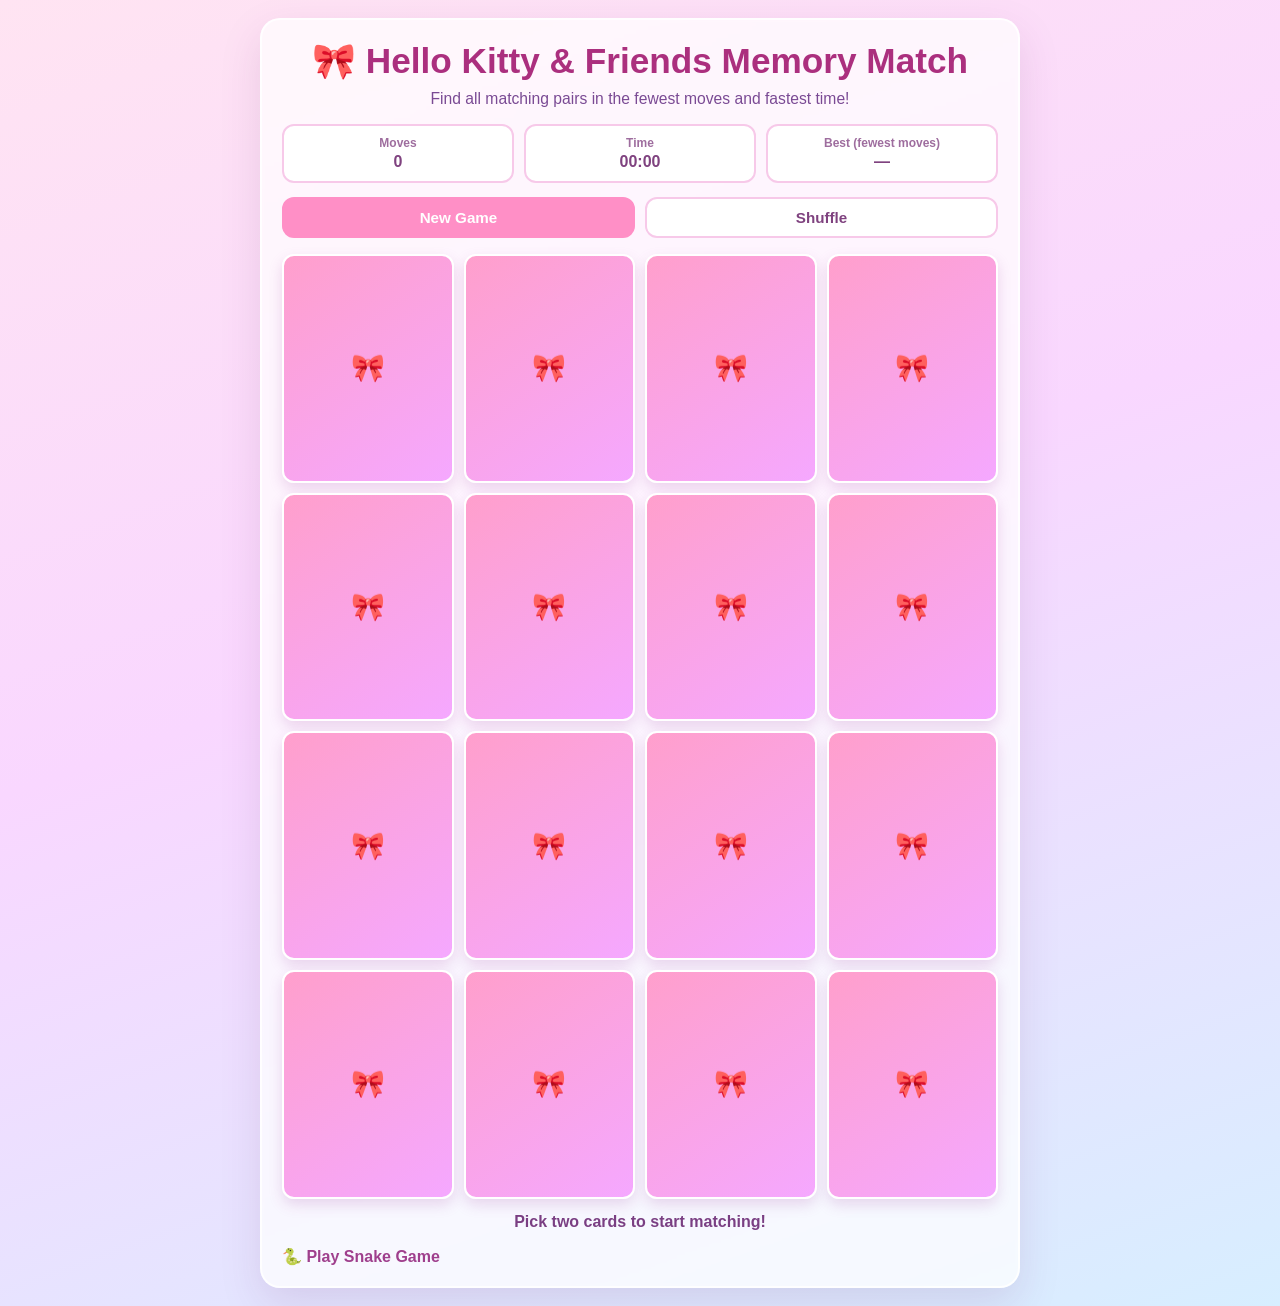
<file: index.html>
<!DOCTYPE html>
<html lang="en">
<head>
    <meta charset="UTF-8">
    <meta name="viewport" content="width=device-width, initial-scale=1.0">
    <title>Hello Kitty & Friends Memory Match</title>
    <style>
        :root {
            color-scheme: light;
        }

        * {
            box-sizing: border-box;
        }

        body {
            margin: 0;
            min-height: 100vh;
            font-family: "Trebuchet MS", Arial, sans-serif;
            background: linear-gradient(160deg, #ffe4f2 0%, #f9d7ff 45%, #d7eeff 100%);
            color: #6f2d6f;
            display: flex;
            justify-content: center;
            padding: 18px;
        }

        .app {
            width: 100%;
            max-width: 760px;
        }

        .card-shell {
            background: rgba(255, 255, 255, 0.72);
            border: 2px solid rgba(255, 255, 255, 0.85);
            border-radius: 20px;
            padding: 20px;
            box-shadow: 0 16px 40px rgba(125, 62, 125, 0.15);
            backdrop-filter: blur(2px);
        }

        h1 {
            margin: 0;
            text-align: center;
            font-size: clamp(1.6rem, 3vw, 2.2rem);
            color: #ab2f7e;
        }

        .subtitle {
            margin: 8px 0 16px;
            text-align: center;
            color: #7a4a94;
            font-size: 0.98rem;
        }

        .controls {
            display: grid;
            grid-template-columns: repeat(3, minmax(0, 1fr));
            gap: 10px;
            margin-bottom: 14px;
        }

        .stat, .btn {
            background: #ffffff;
            border: 2px solid #f7c9e9;
            border-radius: 12px;
            padding: 10px;
            text-align: center;
            font-weight: 700;
            color: #7f427f;
        }

        .stat small {
            display: block;
            font-size: 0.75rem;
            color: #9e6d9e;
            margin-bottom: 3px;
        }

        .actions {
            display: flex;
            gap: 10px;
            margin-bottom: 16px;
        }

        .btn {
            cursor: pointer;
            transition: transform 0.15s ease, box-shadow 0.15s ease;
            font-size: 0.95rem;
        }

        .btn:hover {
            transform: translateY(-1px);
            box-shadow: 0 6px 14px rgba(138, 66, 138, 0.14);
        }

        .btn.primary {
            background: #ff8fc6;
            border-color: #ff8fc6;
            color: white;
            flex: 1;
        }

        .btn.secondary {
            background: #fff;
            flex: 1;
        }

        .board {
            display: grid;
            grid-template-columns: repeat(4, minmax(0, 1fr));
            gap: 10px;
        }

        .memory-card {
            position: relative;
            aspect-ratio: 3 / 4;
            border: 0;
            padding: 0;
            background: transparent;
            cursor: pointer;
            perspective: 900px;
        }

        .memory-card:disabled {
            cursor: default;
        }

        .memory-inner {
            position: absolute;
            inset: 0;
            transition: transform 0.45s ease;
            transform-style: preserve-3d;
        }

        .memory-card.is-flipped .memory-inner,
        .memory-card.is-matched .memory-inner {
            transform: rotateY(180deg);
        }

        .face {
            position: absolute;
            inset: 0;
            border-radius: 12px;
            display: flex;
            flex-direction: column;
            align-items: center;
            justify-content: center;
            backface-visibility: hidden;
            user-select: none;
        }

        .front {
            background: linear-gradient(145deg, #ff9fcc 0%, #f5a8ff 100%);
            color: white;
            font-size: 1.7rem;
            border: 2px solid #fff;
            box-shadow: 0 6px 14px rgba(164, 77, 164, 0.2);
        }

        .back {
            transform: rotateY(180deg);
            background: #fff;
            border: 2px solid #f4c8e5;
            color: #7f427f;
            padding: 6px;
            gap: 4px;
        }

        .char-emoji {
            font-size: 1.6rem;
        }

        .char-name {
            font-size: 0.68rem;
            font-weight: 700;
            text-align: center;
            line-height: 1.1;
        }

        .memory-card.is-matched .back {
            border-color: #8edfb8;
            background: #eefcf5;
        }

        .status {
            min-height: 24px;
            margin-top: 14px;
            text-align: center;
            font-weight: 700;
            color: #7a3f83;
        }

        .snake-link {
            display: inline-block;
            margin-top: 10px;
            color: #9f3f8d;
            text-decoration: none;
            font-weight: 700;
        }

        .snake-link:hover {
            text-decoration: underline;
        }

        @media (max-width: 560px) {
            .controls {
                grid-template-columns: 1fr;
            }

            .board {
                grid-template-columns: repeat(3, minmax(0, 1fr));
            }

            .char-name {
                font-size: 0.62rem;
            }
        }
    </style>
</head>
<body>
    <main class="app">
        <section class="card-shell">
            <h1>🎀 Hello Kitty & Friends Memory Match</h1>
            <p class="subtitle">Find all matching pairs in the fewest moves and fastest time!</p>

            <div class="controls" aria-live="polite">
                <div class="stat"><small>Moves</small><span id="move-count">0</span></div>
                <div class="stat"><small>Time</small><span id="time-count">00:00</span></div>
                <div class="stat"><small>Best (fewest moves)</small><span id="best-score">—</span></div>
            </div>

            <div class="actions">
                <button class="btn primary" id="new-game-btn" type="button">New Game</button>
                <button class="btn secondary" id="shuffle-btn" type="button">Shuffle</button>
            </div>

            <div id="memory-board" class="board" role="grid" aria-label="Memory match game board"></div>
            <div id="status" class="status" aria-live="polite"></div>
            <a href="snake.html" class="snake-link">🐍 Play Snake Game</a>
        </section>
    </main>

    <script>
        const characters = [
            { id: "hello-kitty", name: "Hello Kitty", emoji: "🎀" },
            { id: "my-melody", name: "My Melody", emoji: "🩷" },
            { id: "kuromi", name: "Kuromi", emoji: "💜" },
            { id: "cinnamoroll", name: "Cinnamoroll", emoji: "☁️" },
            { id: "pochacco", name: "Pochacco", emoji: "⚽" },
            { id: "badtz-maru", name: "Badtz-Maru", emoji: "🐧" },
            { id: "keroppi", name: "Keroppi", emoji: "🐸" },
            { id: "pompompurin", name: "Pompompurin", emoji: "🍮" }
        ];

        const boardElement = document.getElementById("memory-board");
        const movesElement = document.getElementById("move-count");
        const timeElement = document.getElementById("time-count");
        const bestElement = document.getElementById("best-score");
        const statusElement = document.getElementById("status");
        const newGameButton = document.getElementById("new-game-btn");
        const shuffleButton = document.getElementById("shuffle-btn");

        let cards = [];
        let firstCard = null;
        let secondCard = null;
        let lockBoard = false;
        let moves = 0;
        let matches = 0;
        let timerId = null;
        let secondsElapsed = 0;
        let hasStarted = false;

        function shuffleArray(array) {
            const shuffled = [...array];
            for (let i = shuffled.length - 1; i > 0; i -= 1) {
                const randomIndex = Math.floor(Math.random() * (i + 1));
                [shuffled[i], shuffled[randomIndex]] = [shuffled[randomIndex], shuffled[i]];
            }
            return shuffled;
        }

        function formatTime(totalSeconds) {
            const mins = String(Math.floor(totalSeconds / 60)).padStart(2, "0");
            const secs = String(totalSeconds % 60).padStart(2, "0");
            return `${mins}:${secs}`;
        }

        function updateStats() {
            movesElement.textContent = String(moves);
            timeElement.textContent = formatTime(secondsElapsed);
        }

        function startTimer() {
            if (timerId) return;
            timerId = setInterval(() => {
                secondsElapsed += 1;
                updateStats();
            }, 1000);
        }

        function stopTimer() {
            clearInterval(timerId);
            timerId = null;
        }

        function setBestScoreIfNeeded() {
            const key = "hello-kitty-memory-best";
            const previousBest = Number(localStorage.getItem(key));
            if (!previousBest || moves < previousBest) {
                localStorage.setItem(key, String(moves));
            }
            const best = Number(localStorage.getItem(key));
            bestElement.textContent = best ? String(best) : "—";
        }

        function loadBestScore() {
            const best = Number(localStorage.getItem("hello-kitty-memory-best"));
            bestElement.textContent = best ? String(best) : "—";
        }

        function resetTurnState() {
            firstCard = null;
            secondCard = null;
            lockBoard = false;
        }

        function handleWin() {
            stopTimer();
            setBestScoreIfNeeded();
            statusElement.textContent = `You won in ${moves} moves and ${formatTime(secondsElapsed)}! 🎉`;
        }

        function checkForMatch() {
            const isMatch = firstCard.dataset.characterId === secondCard.dataset.characterId;

            if (isMatch) {
                firstCard.classList.add("is-matched");
                secondCard.classList.add("is-matched");
                firstCard.disabled = true;
                secondCard.disabled = true;
                matches += 1;
                resetTurnState();

                if (matches === characters.length) {
                    handleWin();
                }
                return;
            }

            lockBoard = true;
            window.setTimeout(() => {
                firstCard.classList.remove("is-flipped");
                secondCard.classList.remove("is-flipped");
                resetTurnState();
            }, 700);
        }

        function handleCardClick(event) {
            const card = event.currentTarget;
            if (lockBoard || card === firstCard || card.classList.contains("is-matched")) {
                return;
            }

            if (!hasStarted) {
                hasStarted = true;
                startTimer();
                statusElement.textContent = "";
            }

            card.classList.add("is-flipped");

            if (!firstCard) {
                firstCard = card;
                return;
            }

            secondCard = card;
            moves += 1;
            updateStats();
            checkForMatch();
        }

        function createCardElement(character) {
            const button = document.createElement("button");
            button.className = "memory-card";
            button.type = "button";
            button.dataset.characterId = character.id;
            button.setAttribute("aria-label", `Memory card for ${character.name}`);

            button.innerHTML = `
                <span class="memory-inner">
                    <span class="face front">🎀</span>
                    <span class="face back">
                        <span class="char-emoji" aria-hidden="true">${character.emoji}</span>
                        <span class="char-name">${character.name}</span>
                    </span>
                </span>
            `;

            button.addEventListener("click", handleCardClick);
            return button;
        }

        function renderBoard() {
            boardElement.innerHTML = "";
            cards.forEach((card) => boardElement.appendChild(card));
        }

        function createDeck() {
            const deckData = shuffleArray([...characters, ...characters]);
            cards = deckData.map(createCardElement);
        }

        function startGame() {
            stopTimer();
            hasStarted = false;
            secondsElapsed = 0;
            moves = 0;
            matches = 0;
            resetTurnState();
            updateStats();
            statusElement.textContent = "Pick two cards to start matching!";
            createDeck();
            renderBoard();
        }

        newGameButton.addEventListener("click", startGame);
        shuffleButton.addEventListener("click", startGame);

        loadBestScore();
        startGame();
    </script>
</body>
</html>
</file>
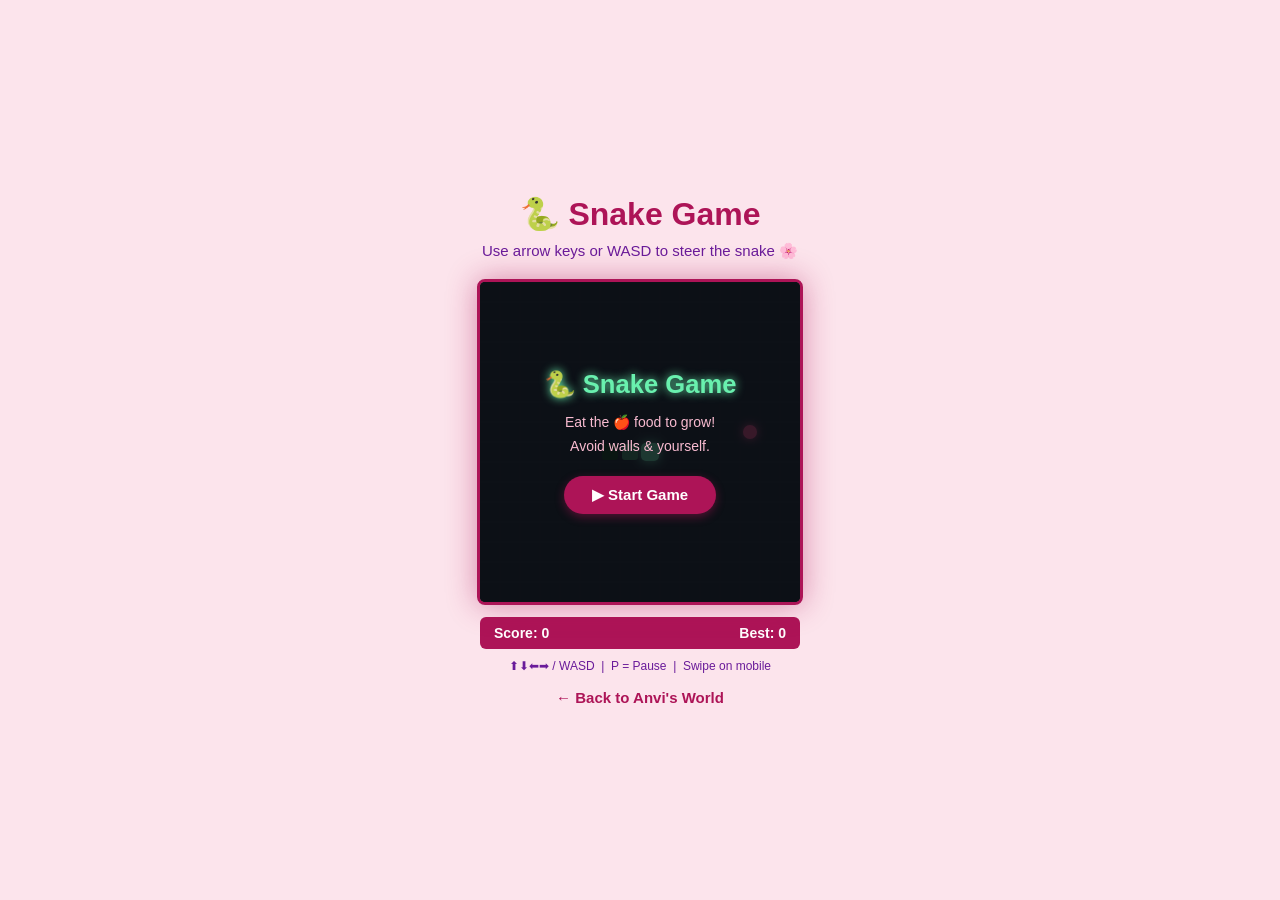
<file: snake.html>
<!DOCTYPE html>
<html lang="en">
<head>
    <meta charset="UTF-8">
    <meta name="viewport" content="width=device-width, initial-scale=1.0">
    <title>Snake Game – Anvi's World</title>
    <style>
        * { box-sizing: border-box; margin: 0; padding: 0; }

        body {
            display: flex;
            flex-direction: column;
            align-items: center;
            justify-content: center;
            min-height: 100vh;
            padding: 24px;
            font-family: Arial, sans-serif;
            background-color: #fce4ec;
        }

        h1 {
            font-size: 2rem;
            color: #ad1457;
            margin-bottom: 6px;
            text-align: center;
            animation: title-glow 2s ease-in-out infinite alternate;
        }

        @keyframes title-glow {
            from { text-shadow: 0 0 4px #f48fb1; }
            to   { text-shadow: 0 0 14px #ad1457, 0 0 6px #f48fb1; }
        }

        .subtitle {
            color: #6a1b9a;
            margin-bottom: 16px;
            text-align: center;
            font-size: 15px;
            line-height: 1.6;
        }

        .canvas-wrap {
            position: relative;
            border: 3px solid #ad1457;
            border-radius: 8px;
            overflow: hidden;
            box-shadow:
                0 0 30px rgba(173,20,87,.45),
                inset 0 0 20px rgba(0,0,0,.5);
        }

        #gameCanvas {
            display: block;
            background-color: #0d1117;
        }

        /* Overlay shown on start / pause / game-over */
        #overlay {
            position: absolute;
            inset: 0;
            display: flex;
            flex-direction: column;
            align-items: center;
            justify-content: center;
            background: rgba(13,17,23,.82);
            color: #fff;
            text-align: center;
            padding: 20px;
            gap: 12px;
        }

        #overlay h2 {
            font-size: 1.6rem;
            color: #69f0ae;
            text-shadow: 0 0 10px #69f0ae;
        }

        #overlay p {
            font-size: 14px;
            color: #f8bbd0;
            line-height: 1.7;
        }

        #overlay button {
            margin-top: 6px;
            padding: 10px 28px;
            background: #ad1457;
            color: #fff;
            border: none;
            border-radius: 24px;
            font-size: 15px;
            font-weight: bold;
            cursor: pointer;
            box-shadow: 0 3px 10px rgba(173,20,87,.45);
            transition: background .2s;
        }

        #overlay button:hover { background: #880e4f; }

        #overlay.hidden { display: none; }

        /* Score / info bar */
        .info-bar {
            display: flex;
            justify-content: space-between;
            align-items: center;
            width: 320px;
            margin-top: 12px;
            padding: 8px 14px;
            background: #ad1457;
            border-radius: 6px;
            color: #fff;
            font-size: 14px;
            font-weight: bold;
        }

        .controls-hint {
            margin-top: 10px;
            font-size: 12px;
            color: #6a1b9a;
            text-align: center;
        }

        .back-link {
            margin-top: 16px;
            color: #ad1457;
            text-decoration: none;
            font-weight: bold;
            font-size: 15px;
        }

        .back-link:hover { text-decoration: underline; }
    </style>
</head>
<body>

    <h1>🐍 Snake Game</h1>
    <p class="subtitle">Use arrow keys or WASD to steer the snake 🌸</p>

    <div class="canvas-wrap">
        <canvas id="gameCanvas" width="320" height="320"></canvas>

        <div id="overlay">
            <h2>🐍 Snake Game</h2>
            <p>Eat the 🍎 food to grow!<br>Avoid walls &amp; yourself.</p>
            <button id="actionBtn">▶ Start Game</button>
        </div>
    </div>

    <div class="info-bar">
        <span>Score: <span id="score">0</span></span>
        <span>Best: <span id="best">0</span></span>
    </div>

    <p class="controls-hint">⬆⬇⬅➡ / WASD &nbsp;|&nbsp; P = Pause &nbsp;|&nbsp; Swipe on mobile</p>

    <a class="back-link" href="index.html">← Back to Anvi's World</a>

<script>
(function () {
    const COLS = 16, ROWS = 16, CELL = 20;   // 16×16 grid, 20 px cells = 320 px canvas
    const canvas = document.getElementById('gameCanvas');
    const ctx    = canvas.getContext('2d');
    const overlay    = document.getElementById('overlay');
    const overlayH2  = overlay.querySelector('h2');
    const overlayP   = overlay.querySelector('p');
    const actionBtn  = document.getElementById('actionBtn');
    const scoreEl    = document.getElementById('score');
    const bestEl     = document.getElementById('best');

    let snake, dir, nextDir, food, score, best, loop, state;
    // state: 'idle' | 'playing' | 'paused' | 'over'

    best = parseInt(localStorage.getItem('snakeBest') || '0', 10);
    bestEl.textContent = best;

    /* ── Initialise / reset a new game ── */
    function init() {
        const midX = Math.floor(COLS / 2);
        const midY = Math.floor(ROWS / 2);
        snake   = [
            { x: midX,     y: midY },
            { x: midX - 1, y: midY },
            { x: midX - 2, y: midY }
        ];
        dir     = { x: 1, y: 0 };
        nextDir = { x: 1, y: 0 };
        score   = 0;
        scoreEl.textContent = 0;
        spawnFood();
    }

    /* ── Place food at a random empty cell ── */
    function spawnFood() {
        let pos;
        do {
            pos = {
                x: Math.floor(Math.random() * COLS),
                y: Math.floor(Math.random() * ROWS)
            };
        } while (snake.some(s => s.x === pos.x && s.y === pos.y));
        food = pos;
    }

    /* ── Main game tick ── */
    function tick() {
        dir = { ...nextDir };

        const head = { x: snake[0].x + dir.x, y: snake[0].y + dir.y };

        // Wall collision
        if (head.x < 0 || head.x >= COLS || head.y < 0 || head.y >= ROWS) {
            endGame(); return;
        }
        // Self collision
        if (snake.some(s => s.x === head.x && s.y === head.y)) {
            endGame(); return;
        }

        snake.unshift(head);

        // Eat food
        if (head.x === food.x && head.y === food.y) {
            score++;
            scoreEl.textContent = score;
            if (score > best) {
                best = score;
                bestEl.textContent = best;
                localStorage.setItem('snakeBest', best);
            }
            spawnFood();
        } else {
            snake.pop();
        }

        draw();
    }

    /* ── Drawing ── */
    function draw() {
        // Background grid
        ctx.fillStyle = '#0d1117';
        ctx.fillRect(0, 0, canvas.width, canvas.height);

        // Grid lines
        ctx.strokeStyle = 'rgba(255,255,255,0.05)';
        ctx.lineWidth = 0.5;
        for (let c = 0; c <= COLS; c++) {
            ctx.beginPath();
            ctx.moveTo(c * CELL, 0);
            ctx.lineTo(c * CELL, canvas.height);
            ctx.stroke();
        }
        for (let r = 0; r <= ROWS; r++) {
            ctx.beginPath();
            ctx.moveTo(0, r * CELL);
            ctx.lineTo(canvas.width, r * CELL);
            ctx.stroke();
        }

        // Food
        const fx = food.x * CELL + CELL / 2;
        const fy = food.y * CELL + CELL / 2;
        ctx.fillStyle = '#ff4081';
        ctx.shadowColor = '#ff4081';
        ctx.shadowBlur = 10;
        ctx.beginPath();
        ctx.arc(fx, fy, CELL * 0.35, 0, Math.PI * 2);
        ctx.fill();
        ctx.shadowBlur = 0;

        // Snake
        snake.forEach(function(seg, i) {
            const t   = i / (snake.length - 1 || 1);
            const r   = Math.round(105 * (1 - t));          // 105→0
            const g   = Math.round(240 - 191 * t);         // 240→49
            const b   = Math.round(174 * (1 - t));          // 174→0
            ctx.fillStyle   = `rgb(${r},${g},${b})`;
            ctx.shadowColor = i === 0 ? '#69f0ae' : 'transparent';
            ctx.shadowBlur  = i === 0 ? 12 : 0;
            const pad = i === 0 ? 1 : 2;
            const radius = i === 0 ? 5 : 3;
            roundRect(
                seg.x * CELL + pad,
                seg.y * CELL + pad,
                CELL - pad * 2,
                CELL - pad * 2,
                radius
            );
        });
        ctx.shadowBlur = 0;
    }

    function roundRect(x, y, w, h, r) {
        ctx.beginPath();
        ctx.moveTo(x + r, y);
        ctx.lineTo(x + w - r, y);
        ctx.arcTo(x + w, y,     x + w, y + r,     r);
        ctx.lineTo(x + w, y + h - r);
        ctx.arcTo(x + w, y + h, x + w - r, y + h, r);
        ctx.lineTo(x + r, y + h);
        ctx.arcTo(x,     y + h, x,     y + h - r, r);
        ctx.lineTo(x,     y + r);
        ctx.arcTo(x,     y,     x + r, y,          r);
        ctx.closePath();
        ctx.fill();
    }

    /* ── Game-over ── */
    function endGame() {
        clearInterval(loop);
        state = 'over';
        overlayH2.textContent = '💀 Game Over';
        overlayP.innerHTML    = `Score: <strong>${score}</strong>${score >= best && score > 0 ? ' 🏆 New Best!' : ''}`;
        actionBtn.textContent = '🔄 Play Again';
        overlay.classList.remove('hidden');
    }

    /* ── Start / Restart ── */
    function startGame() {
        init();
        draw();
        overlay.classList.add('hidden');
        state = 'playing';
        clearInterval(loop);
        loop = setInterval(tick, 180);
    }

    /* ── Pause / Resume ── */
    function togglePause() {
        if (state === 'playing') {
            clearInterval(loop);
            state = 'paused';
            overlayH2.textContent = '⏸ Paused';
            overlayP.innerHTML    = 'Press P or tap to resume.';
            actionBtn.textContent = '▶ Resume';
            overlay.classList.remove('hidden');
        } else if (state === 'paused') {
            overlay.classList.add('hidden');
            state = 'playing';
            loop = setInterval(tick, 180);
        }
    }

    /* ── Button click ── */
    actionBtn.addEventListener('click', function () {
        if (state === 'idle' || state === 'over') {
            startGame();
        } else if (state === 'paused') {
            togglePause();
        }
    });

    /* ── Keyboard controls ── */
    document.addEventListener('keydown', function (e) {
        switch (e.key) {
            case 'ArrowUp':    case 'w': case 'W':
                if (dir.y !== 1)  nextDir = { x: 0, y: -1 };
                e.preventDefault(); break;
            case 'ArrowDown':  case 's': case 'S':
                if (dir.y !== -1) nextDir = { x: 0, y: 1 };
                e.preventDefault(); break;
            case 'ArrowLeft':  case 'a': case 'A':
                if (dir.x !== 1)  nextDir = { x: -1, y: 0 };
                e.preventDefault(); break;
            case 'ArrowRight': case 'd': case 'D':
                if (dir.x !== -1) nextDir = { x: 1, y: 0 };
                e.preventDefault(); break;
            case 'p': case 'P':
                if (state === 'playing' || state === 'paused') togglePause();
                break;
        }
    });

    /* ── Touch / swipe controls ── */
    let touchStart = null;
    canvas.addEventListener('touchstart', function (e) {
        const t = e.changedTouches[0];
        touchStart = { x: t.clientX, y: t.clientY };
        e.preventDefault();
    }, { passive: false });

    canvas.addEventListener('touchend', function (e) {
        if (!touchStart) return;
        const t  = e.changedTouches[0];
        const dx = t.clientX - touchStart.x;
        const dy = t.clientY - touchStart.y;
        touchStart = null;

        if (state === 'idle' || state === 'over') { startGame(); return; }
        if (state === 'paused') { togglePause(); return; }

        if (Math.abs(dx) < 10 && Math.abs(dy) < 10) { togglePause(); return; }

        if (Math.abs(dx) > Math.abs(dy)) {
            if (dx > 0 && dir.x !== -1) nextDir = { x: 1,  y: 0 };
            else if (dx < 0 && dir.x !== 1)  nextDir = { x: -1, y: 0 };
        } else {
            if (dy > 0 && dir.y !== -1) nextDir = { x: 0, y: 1  };
            else if (dy < 0 && dir.y !== 1)  nextDir = { x: 0, y: -1 };
        }
        e.preventDefault();
    }, { passive: false });

    /* ── Initial state ── */
    state = 'idle';
    init();
    draw();
})();
</script>
</body>
</html>
</file>
